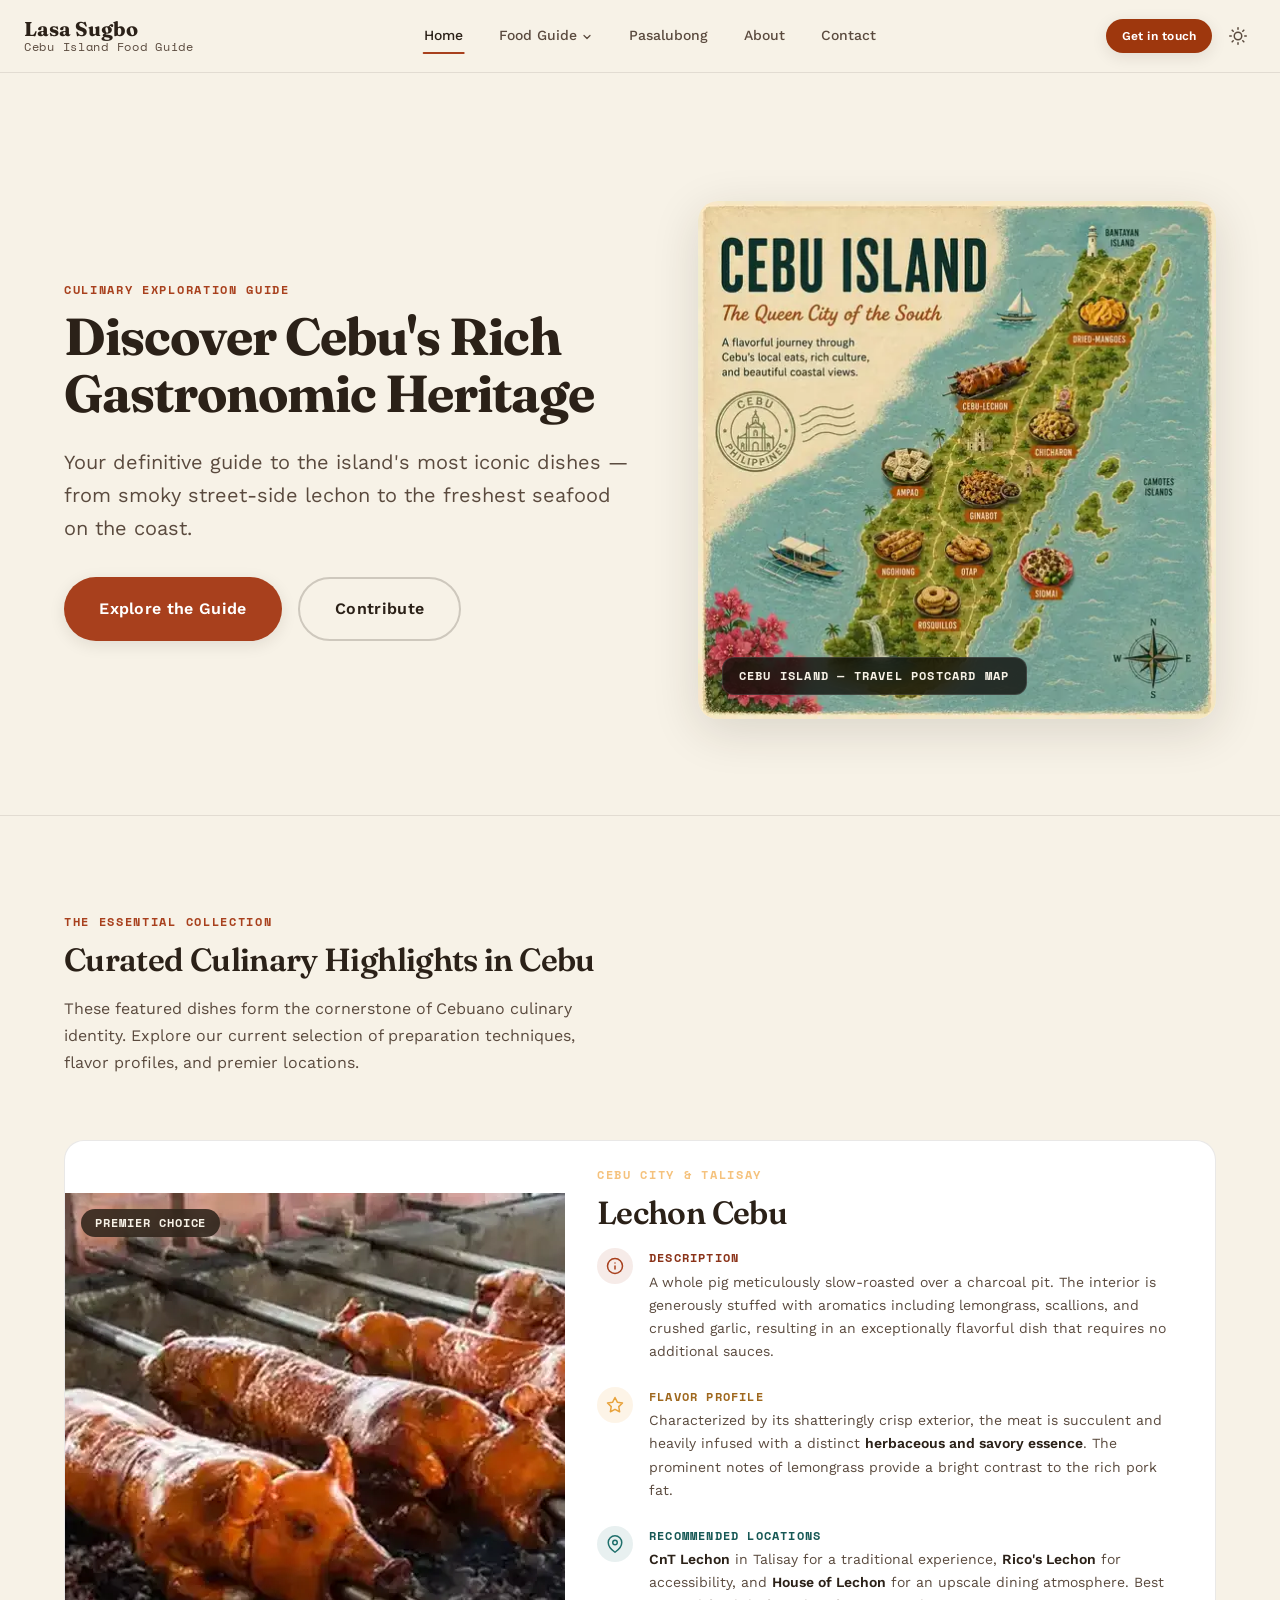
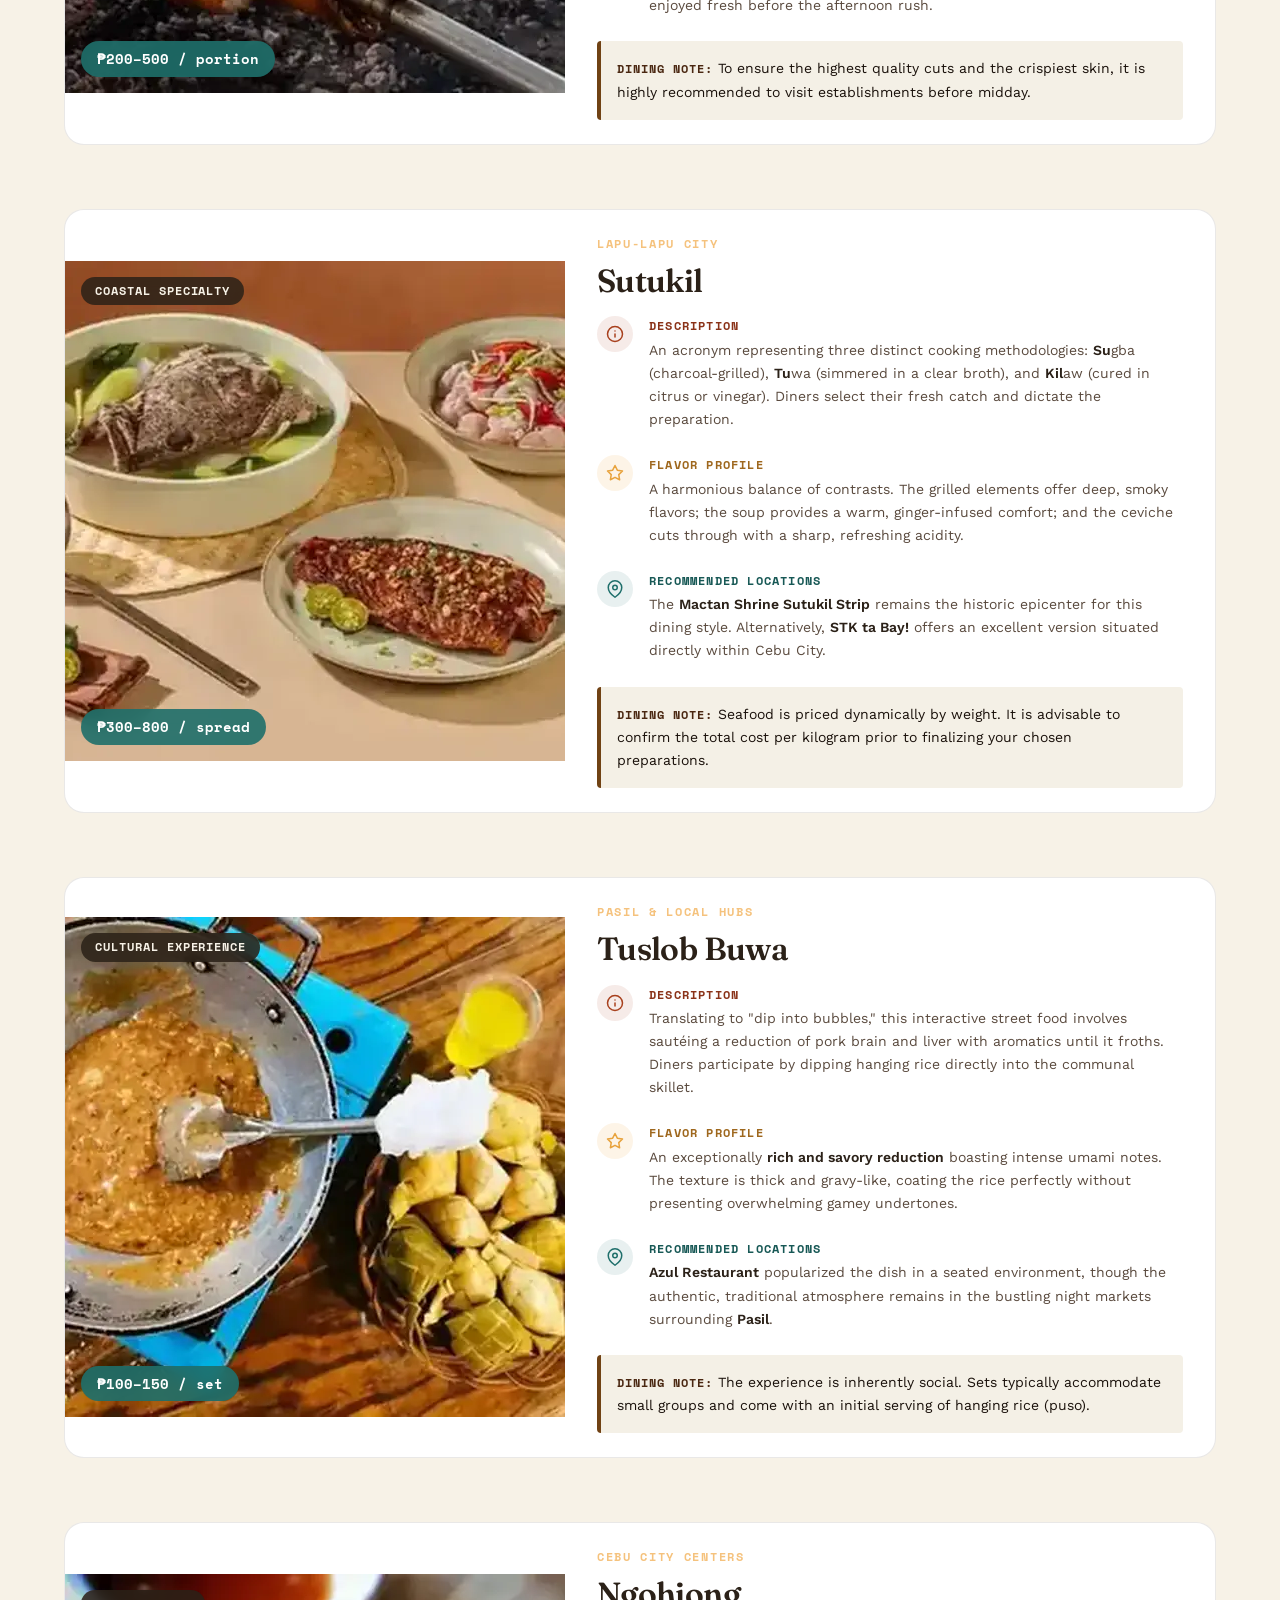
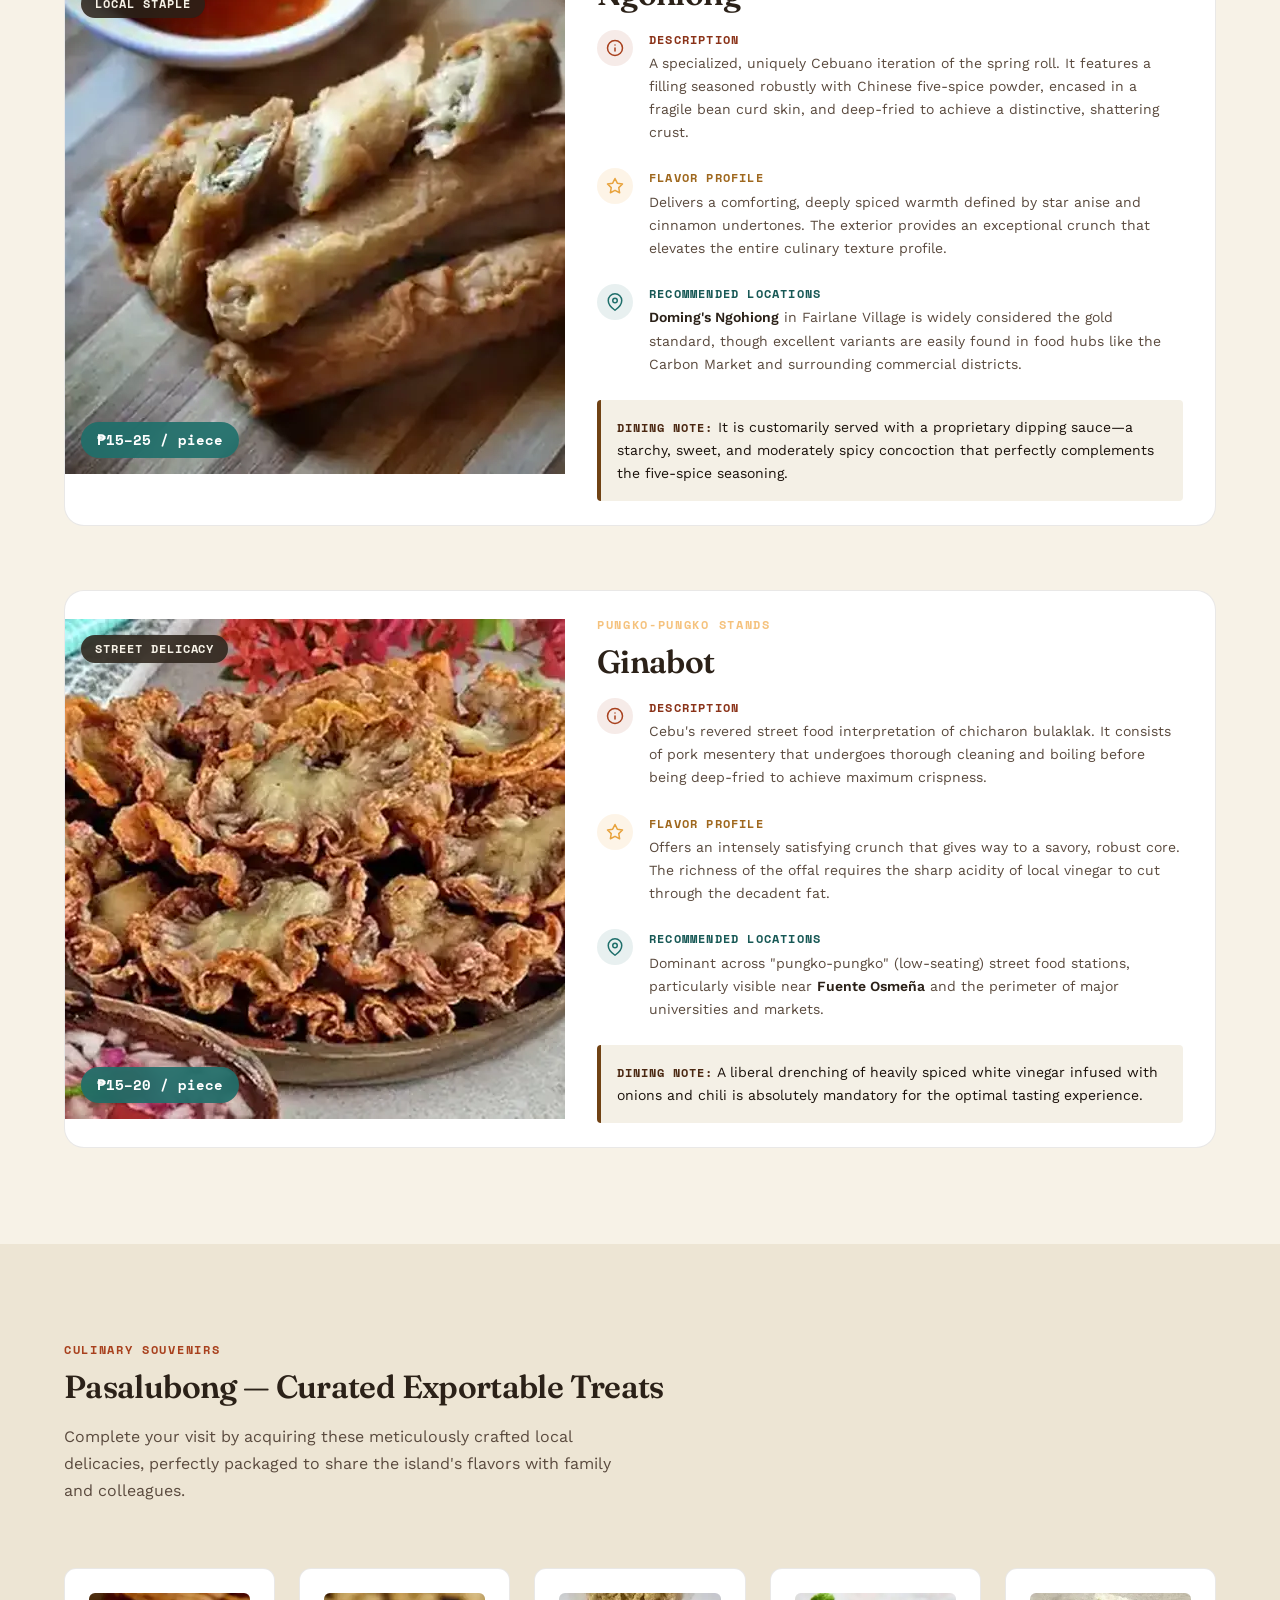
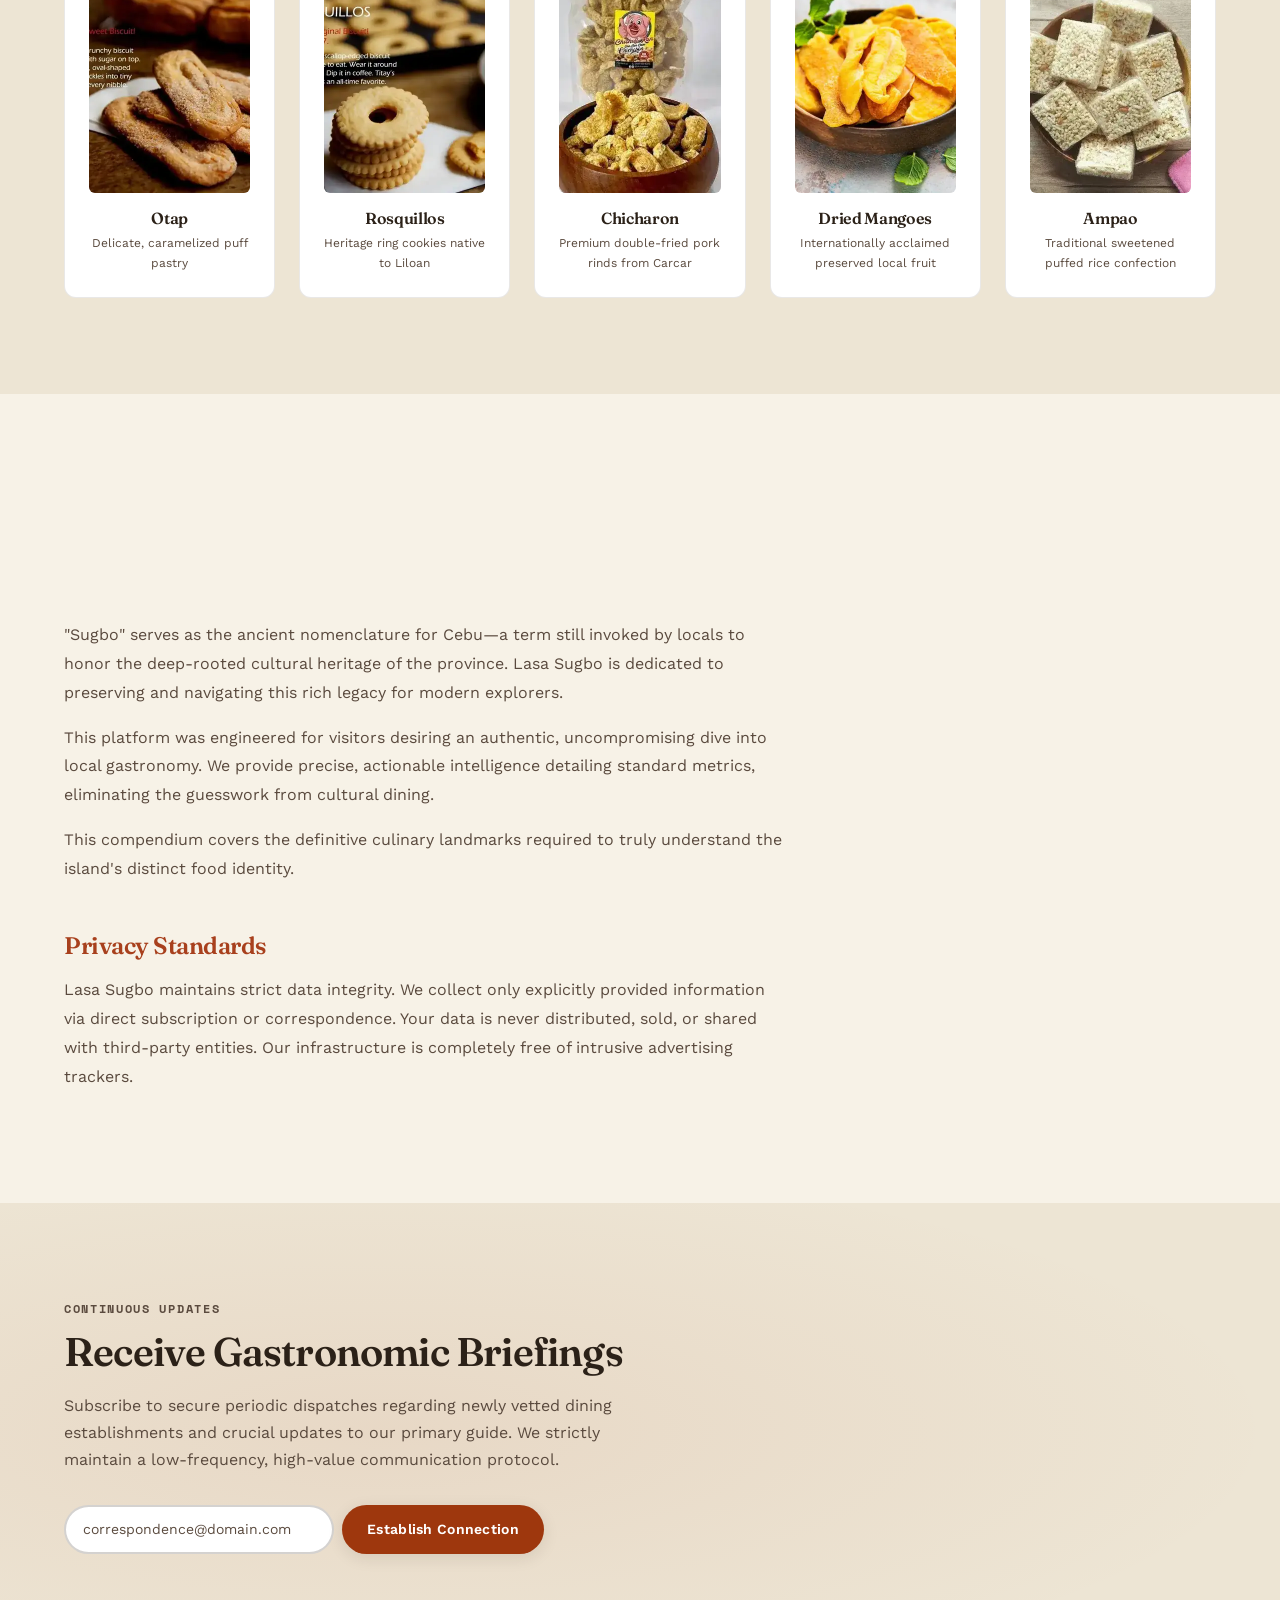
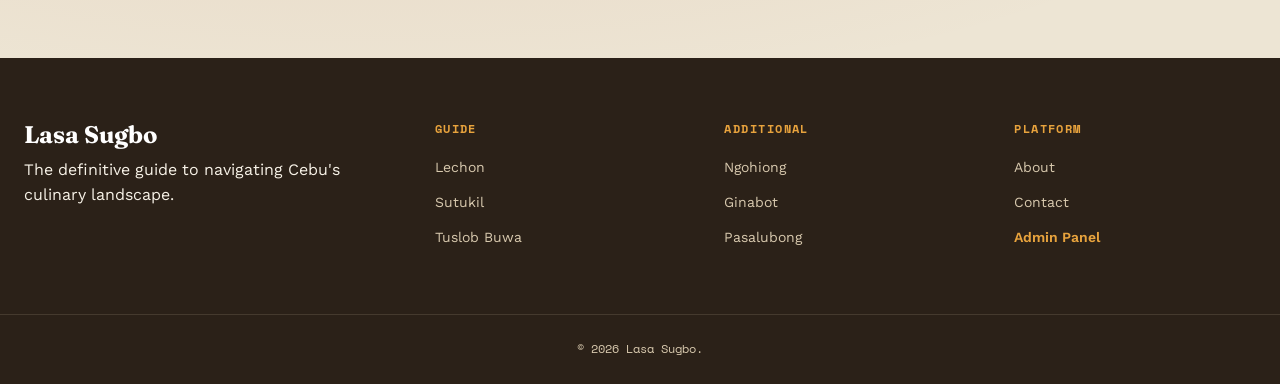
<file: index.html>
<!DOCTYPE html>
<html lang="en-PH">
<head>
<meta charset="UTF-8">
<meta name="viewport" content="width=device-width, initial-scale=1.0">
<title>Lasa Sugbo — Cebu Island Food Guide</title>
<meta name="description" content="Your sophisticated tourist guide to Cebu's most famous culinary offerings. Discover local delicacies, dining spots, and cultural food heritage.">
<meta name="robots" content="index, follow">
<link rel="canonical" href="https://www.lasasugbo.com/">
<meta name="theme-color" content="#2b2118">

<meta property="og:type" content="website">
<meta property="og:site_name" content="Lasa Sugbo">
<meta property="og:title" content="Lasa Sugbo — Cebu Island Food Guide">
<meta property="og:description" content="Discover the culinary heritage of Cebu. A comprehensive guide to the island's essential dishes.">
<meta property="og:url" content="https://www.lasasugbo.com/">
<meta property="og:image" content="https://www.lasasugbo.com/images/og-cover.webp">

<link rel="icon" href="favicon.png" type="image/png">
<link rel="apple-touch-icon" href="apple-touch-icon.png">
<link rel="preload" href="fonts/fraunces.woff2" as="font" type="font/woff2" crossorigin>
<link rel="preload" href="fonts/spacemono-regular.woff2" as="font" type="font/woff2" crossorigin>
<link rel="preload" href="fonts/spacemono-bold.woff2" as="font" type="font/woff2" crossorigin>
<link rel="preload" href="fonts/worksans.woff2" as="font" type="font/woff2" crossorigin>

<link rel="stylesheet" href="css/style.min.css">
<link rel="preload" href="images/hero-cebu-food-520.webp" as="image" imagesrcset="images/hero-cebu-food-520.webp 520w, images/hero-cebu-food-780.webp 780w, images/hero-cebu-food-1040.webp 1040w" imagesizes="(max-width: 991px) 90vw, 520px" type="image/webp">

<script type="application/ld+json">
{
  "@context": "https://schema.org",
  "@type": "WebSite",
  "name": "Lasa Sugbo",
  "url": "https://www.lasasugbo.com/",
  "description": "An essential tourist food guide highlighting Cebu's renowned local dishes."
}
</script>
<style>
  /* Fixes the newsletter module so it doesn't crowd against the top of the footer */
  .newsletter {
    padding-bottom: 6.5rem !important;
  }

  /* 
     ==========================================================================
     CRITICAL LIGHTHOUSE 100% ACCESSIBILITY CONTRAST OVERRIDES
     ==========================================================================
  */

  /* Fixes interactive button backgrounds flagged in the audit logs */
  header.site-header .nav-actions #contact-toggle,
  .newsletter-inner .newsletter-form .btn {
    background-color: #9e370d !important; /* Premium deep terracotta that passes WCAG AA contrast ratio parameters cleanly */
    color: #ffffff !important;
  }

  /* Fixes card location headers over dark brown backgrounds */
  .food-guide-body .eyebrow {
    color: #f5c27d !important; /* Warm light gold tint that hits optimal contrast readability scores */
    font-weight: 700 !important;
  }



  /* Fixes callout box text element structures */
  .food-tip {
    background-color: #f4f0e6 !important; /* Opaque container backdrop */
    color: #1a110b !important; /* Solid dark text contrast layer */
    border-left: 4px solid #704214 !important;
    padding: 1rem !important;
    border-radius: 4px !important;
  }
  
  .food-tip strong {
    color: #4a2711 !important;
  }
</style>
</head>
<body>
<a class="skip-link" href="#main">Skip to main content</a>

<header class="site-header">
  <nav class="navbar" aria-label="Primary">
    <!-- FIXED: Extended label matching interior text completely to address label-content-name-mismatch -->
    <a href="#hero" class="brand" aria-label="Lasa Sugbo — Cebu Island Food Guide">
      <span>Lasa Sugbo<small>Cebu Island Food Guide</small></span>
    </a>
    <ul class="nav-list">
      <li><a href="#hero" class="is-active">Home</a></li>
      <li class="nav-dropdown">
        <a href="#food-guide" aria-haspopup="true" style="display: inline-flex; align-items: center; gap: 0.25em;">
          Food Guide
          <svg width="12" height="12" viewBox="0 0 24 24" fill="none" stroke="currentColor" stroke-width="2.5" aria-hidden="true" style="margin-top: 2px;"><path d="M6 9l6 6 6-6" stroke-linecap="round" stroke-linejoin="round"/></svg>
        </a>
        <div class="nav-dropdown-panel">
          <a href="#lechon">Lechon Cebu <span>Signature roasted delicacy</span></a>
          <a href="#sutukil">Sutukil <span>Fresh seafood dining</span></a>
          <a href="#tuslob-buwa">Tuslob Buwa <span>Communal heritage stew</span></a>
          <a href="#ngohiong">Ngohiong <span>Spiced local spring roll</span></a>
          <a href="#ginabot">Ginabot <span>Crispy street food classic</span></a>
        </div>
      </li>
      <li><a href="#pasalubong">Pasalubong</a></li>
      <li><a href="#about">About</a></li>
      <li><a href="#contact" class="js-contact-trigger">Contact</a></li>
    </ul>
    <div class="nav-actions">
      <button id="contact-toggle" class="btn btn-primary btn-sm" aria-expanded="false" aria-controls="contact">Get in touch</button>
      <button class="nav-toggle" aria-expanded="false" aria-controls="mobile-panel" aria-label="Open menu">
        <svg viewBox="0 0 24 24" fill="none" stroke="currentColor" stroke-width="2" aria-hidden="true"><path d="M3 6h18M3 12h18M3 18h18" stroke-linecap="round"/></svg>
      </button>
    </div>
  </nav>
  <div class="mobile-panel" id="mobile-panel">
    <a href="#hero">Home</a>
    <button class="accordion-trigger" aria-expanded="false" aria-controls="mobile-sub-foods">
      Food Guide
      <svg width="16" height="16" viewBox="0 0 24 24" fill="none" stroke="currentColor" stroke-width="2" aria-hidden="true"><path d="M6 9l6 6 6-6"/></svg>
    </button>
    <div class="mobile-sub" id="mobile-sub-foods">
      <a href="#lechon">Lechon Cebu</a>
      <a href="#sutukil">Sutukil</a>
      <a href="#tuslob-buwa">Tuslob Buwa</a>
      <a href="#ngohiong">Ngohiong</a>
      <a href="#ginabot">Ginabot</a>
    </div>
    <a href="#pasalubong">Pasalubong</a>
    <a href="#about">About</a>
    <a href="#contact" class="js-contact-trigger">Contact</a>
  </div>
</header>

<main id="main">

  <section class="hero" id="hero">
    <div class="container">
      <div class="hero-grid">

        <!-- LEFT: Text content -->
        <div class="hero-content reveal-up">
          <p class="eyebrow">Culinary Exploration Guide</p>
          <h1>Discover Cebu's Rich Gastronomic Heritage</h1>
          <p class="lede">Your definitive guide to the island's most iconic dishes — from smoky street-side lechon to the freshest seafood on the coast.</p>
          <div class="hero-actions">
            <a href="#food-guide" class="btn btn-primary btn-lg">Explore the Guide</a>
            <a href="#contact" class="btn btn-secondary btn-lg">Contribute</a>
          </div>
        </div>

        <!-- RIGHT: Featured image -->
        <div class="hero-visual reveal-up">
          <img src="images/hero-cebu-food-520.webp" 
               srcset="images/hero-cebu-food-520.webp 520w, images/hero-cebu-food-780.webp 780w, images/hero-cebu-food-1040.webp 1040w"
               sizes="(max-width: 991px) 90vw, 520px"
               alt="An illustrated vintage travel postcard map of Cebu Island featuring local food icons like lechon and seafood" 
               width="520" 
               height="520" 
               fetchpriority="high">
          <span class="hero-visual-badge">Cebu Island &mdash; Travel Postcard Map</span>
        </div>

      </div>
    </div>
  </section>

  <section class="section" id="food-guide">
    <div class="container">
      <div class="section-header reveal-up">
        <p class="eyebrow">The Essential Collection</p>
        <h2>Curated Culinary Highlights in Cebu</h2>
        <p class="section-intro">These featured dishes form the cornerstone of Cebuano culinary identity. Explore our current selection of preparation techniques, flavor profiles, and premier locations.</p>
      </div>

      <div class="food-guide-list">
        <article class="food-guide-card reveal-up" id="lechon">
          <div class="food-guide-img">
            <img src="images/cebu-lechon.webp" width="500" height="500" alt="Cebu lechon roasted to perfection with golden crisp skin" fetchpriority="high">
            <span class="food-guide-badge">Premier Choice</span>
            <span class="food-guide-price">₱200–500 / portion</span>
          </div>
          <div class="food-guide-body">
            <p class="eyebrow">Cebu City &amp; Talisay</p>
            <h3>Lechon Cebu</h3>
            <div class="food-info">
              <div class="food-info-row">
                <div class="food-info-icon food-info-icon--what">
                  <svg xmlns="http://www.w3.org/2000/svg" width="20" height="20" viewBox="0 0 24 24" fill="none" stroke="currentColor" stroke-width="2" stroke-linecap="round" stroke-linejoin="round"><circle cx="12" cy="12" r="10"></circle><line x1="12" y1="16" x2="12" y2="12"></line><line x1="12" y1="8" x2="12.01" y2="8"></line></svg>
                </div>
                <div class="food-info-text">
                  <span class="food-info-label food-info-label--what">Description</span>
                  <p>A whole pig meticulously slow-roasted over a charcoal pit. The interior is generously stuffed with aromatics including lemongrass, scallions, and crushed garlic, resulting in an exceptionally flavorful dish that requires no additional sauces.</p>
                </div>
              </div>
              <div class="food-info-row">
                <div class="food-info-icon food-info-icon--taste">
                  <svg xmlns="http://www.w3.org/2000/svg" width="20" height="20" viewBox="0 0 24 24" fill="none" stroke="currentColor" stroke-width="2" stroke-linecap="round" stroke-linejoin="round"><polygon points="12 2 15.09 8.26 22 9.27 17 14.14 18.18 21.02 12 17.77 5.82 21.02 7 14.14 2 9.27 8.91 8.26 12 2"></polygon></svg>
                </div>
                <div class="food-info-text">
                  <span class="food-info-label food-info-label--taste">Flavor Profile</span>
                  <p>Characterized by its shatteringly crisp exterior, the meat is succulent and heavily infused with a distinct <strong>herbaceous and savory essence</strong>. The prominent notes of lemongrass provide a bright contrast to the rich pork fat.</p>
                </div>
              </div>
              <div class="food-info-row">
                <div class="food-info-icon food-info-icon--where">
                  <svg xmlns="http://www.w3.org/2000/svg" width="20" height="20" viewBox="0 0 24 24" fill="none" stroke="currentColor" stroke-width="2" stroke-linecap="round" stroke-linejoin="round"><path d="M21 10c0 7-9 13-9 13s-9-6-9-13a9 9 0 0 1 18 0z"></path><circle cx="12" cy="10" r="3"></circle></svg>
                </div>
                <div class="food-info-text">
                  <span class="food-info-label food-info-label--where">Recommended Locations</span>
                  <p><strong>CnT Lechon</strong> in Talisay for a traditional experience, <strong>Rico's Lechon</strong> for accessibility, and <strong>House of Lechon</strong> for an upscale dining atmosphere. Best enjoyed fresh before the afternoon rush.</p>
                </div>
              </div>
            </div>
            <div class="food-tip">
              <strong>Dining Note:</strong> To ensure the highest quality cuts and the crispiest skin, it is highly recommended to visit establishments before midday.
            </div>
          </div>
        </article>

        <article class="food-guide-card reveal-up" id="sutukil">
          <div class="food-guide-img">
            <img src="images/sutukil.webp" width="500" height="500" alt="A grand spread of grilled, stewed, and raw seafood" loading="lazy">
            <span class="food-guide-badge">Coastal Specialty</span>
            <span class="food-guide-price">₱300–800 / spread</span>
          </div>
          <div class="food-guide-body">
            <p class="eyebrow">Lapu-Lapu City</p>
            <h3>Sutukil</h3>
            <div class="food-info">
              <div class="food-info-row">
                <div class="food-info-icon food-info-icon--what">
                  <svg xmlns="http://www.w3.org/2000/svg" width="20" height="20" viewBox="0 0 24 24" fill="none" stroke="currentColor" stroke-width="2" stroke-linecap="round" stroke-linejoin="round"><circle cx="12" cy="12" r="10"></circle><line x1="12" y1="16" x2="12" y2="12"></line><line x1="12" y1="8" x2="12.01" y2="8"></line></svg>
                </div>
                <div class="food-info-text">
                  <span class="food-info-label food-info-label--what">Description</span>
                  <p>An acronym representing three distinct cooking methodologies: <strong>Su</strong>gba (charcoal-grilled), <strong>Tu</strong>wa (simmered in a clear broth), and <strong>Kil</strong>aw (cured in citrus or vinegar). Diners select their fresh catch and dictate the preparation.</p>
                </div>
              </div>
              <div class="food-info-row">
                <div class="food-info-icon food-info-icon--taste">
                  <svg xmlns="http://www.w3.org/2000/svg" width="20" height="20" viewBox="0 0 24 24" fill="none" stroke="currentColor" stroke-width="2" stroke-linecap="round" stroke-linejoin="round"><polygon points="12 2 15.09 8.26 22 9.27 17 14.14 18.18 21.02 12 17.77 5.82 21.02 7 14.14 2 9.27 8.91 8.26 12 2"></polygon></svg>
                </div>
                <div class="food-info-text">
                  <span class="food-info-label food-info-label--taste">Flavor Profile</span>
                  <p>A harmonious balance of contrasts. The grilled elements offer deep, smoky flavors; the soup provides a warm, ginger-infused comfort; and the ceviche cuts through with a sharp, refreshing acidity.</p>
                </div>
              </div>
              <div class="food-info-row">
                <div class="food-info-icon food-info-icon--where">
                  <svg xmlns="http://www.w3.org/2000/svg" width="20" height="20" viewBox="0 0 24 24" fill="none" stroke="currentColor" stroke-width="2" stroke-linecap="round" stroke-linejoin="round"><path d="M21 10c0 7-9 13-9 13s-9-6-9-13a9 9 0 0 1 18 0z"></path><circle cx="12" cy="10" r="3"></circle></svg>
                </div>
                <div class="food-info-text">
                  <span class="food-info-label food-info-label--where">Recommended Locations</span>
                  <p>The <strong>Mactan Shrine Sutukil Strip</strong> remains the historic epicenter for this dining style. Alternatively, <strong>STK ta Bay!</strong> offers an excellent version situated directly within Cebu City.</p>
                </div>
              </div>
            </div>
            <div class="food-tip">
              <strong>Dining Note:</strong> Seafood is priced dynamically by weight. It is advisable to confirm the total cost per kilogram prior to finalizing your chosen preparations.
            </div>
          </div>
        </article>

        <article class="food-guide-card reveal-up" id="tuslob-buwa">
          <div class="food-guide-img">
            <img src="images/tuslob-buwa.webp" width="500" height="500" alt="Tuslob buwa simmering in a communal pan" loading="lazy">
            <span class="food-guide-badge">Cultural Experience</span>
            <span class="food-guide-price">₱100–150 / set</span>
          </div>
          <div class="food-guide-body">
            <p class="eyebrow">Pasil &amp; Local Hubs</p>
            <h3>Tuslob Buwa</h3>
            <div class="food-info">
              <div class="food-info-row">
                <div class="food-info-icon food-info-icon--what">
                  <svg xmlns="http://www.w3.org/2000/svg" width="20" height="20" viewBox="0 0 24 24" fill="none" stroke="currentColor" stroke-width="2" stroke-linecap="round" stroke-linejoin="round"><circle cx="12" cy="12" r="10"></circle><line x1="12" y1="16" x2="12" y2="12"></line><line x1="12" y1="8" x2="12.01" y2="8"></line></svg>
                </div>
                <div class="food-info-text">
                  <span class="food-info-label food-info-label--what">Description</span>
                  <p>Translating to "dip into bubbles," this interactive street food involves sautéing a reduction of pork brain and liver with aromatics until it froths. Diners participate by dipping hanging rice directly into the communal skillet.</p>
                </div>
              </div>
              <div class="food-info-row">
                <div class="food-info-icon food-info-icon--taste">
                  <svg xmlns="http://www.w3.org/2000/svg" width="20" height="20" viewBox="0 0 24 24" fill="none" stroke="currentColor" stroke-width="2" stroke-linecap="round" stroke-linejoin="round"><polygon points="12 2 15.09 8.26 22 9.27 17 14.14 18.18 21.02 12 17.77 5.82 21.02 7 14.14 2 9.27 8.91 8.26 12 2"></polygon></svg>
                </div>
                <div class="food-info-text">
                  <span class="food-info-label food-info-label--taste">Flavor Profile</span>
                  <p>An exceptionally <strong>rich and savory reduction</strong> boasting intense umami notes. The texture is thick and gravy-like, coating the rice perfectly without presenting overwhelming gamey undertones.</p>
                </div>
              </div>
              <div class="food-info-row">
                <div class="food-info-icon food-info-icon--where">
                  <svg xmlns="http://www.w3.org/2000/svg" width="20" height="20" viewBox="0 0 24 24" fill="none" stroke="currentColor" stroke-width="2" stroke-linecap="round" stroke-linejoin="round"><path d="M21 10c0 7-9 13-9 13s-9-6-9-13a9 9 0 0 1 18 0z"></path><circle cx="12" cy="10" r="3"></circle></svg>
                </div>
                <div class="food-info-text">
                  <span class="food-info-label food-info-label--where">Recommended Locations</span>
                  <p><strong>Azul Restaurant</strong> popularized the dish in a seated environment, though the authentic, traditional atmosphere remains in the bustling night markets surrounding <strong>Pasil</strong>.</p>
                </div>
              </div>
            </div>
            <div class="food-tip">
              <strong>Dining Note:</strong> The experience is inherently social. Sets typically accommodate small groups and come with an initial serving of hanging rice (puso).
            </div>
          </div>
        </article>

        <article class="food-guide-card reveal-up" id="ngohiong">
          <div class="food-guide-img">
            <img src="images/ngohiong.webp" width="500" height="500" alt="Crispy golden-fried ngohiong slices" loading="lazy">
            <span class="food-guide-badge">Local Staple</span>
            <span class="food-guide-price">₱15–25 / piece</span>
          </div>
          <div class="food-guide-body">
            <p class="eyebrow">Cebu City Centers</p>
            <h3>Ngohiong</h3>
            <div class="food-info">
              <div class="food-info-row">
                <div class="food-info-icon food-info-icon--what">
                  <svg xmlns="http://www.w3.org/2000/svg" width="20" height="20" viewBox="0 0 24 24" fill="none" stroke="currentColor" stroke-width="2" stroke-linecap="round" stroke-linejoin="round"><circle cx="12" cy="12" r="10"></circle><line x1="12" y1="16" x2="12" y2="12"></line><line x1="12" y1="8" x2="12.01" y2="8"></line></svg>
                </div>
                <div class="food-info-text">
                  <span class="food-info-label food-info-label--what">Description</span>
                  <p>A specialized, uniquely Cebuano iteration of the spring roll. It features a filling seasoned robustly with Chinese five-spice powder, encased in a fragile bean curd skin, and deep-fried to achieve a distinctive, shattering crust.</p>
                </div>
              </div>
              <div class="food-info-row">
                <div class="food-info-icon food-info-icon--taste">
                  <svg xmlns="http://www.w3.org/2000/svg" width="20" height="20" viewBox="0 0 24 24" fill="none" stroke="currentColor" stroke-width="2" stroke-linecap="round" stroke-linejoin="round"><polygon points="12 2 15.09 8.26 22 9.27 17 14.14 18.18 21.02 12 17.77 5.82 21.02 7 14.14 2 9.27 8.91 8.26 12 2"></polygon></svg>
                </div>
                <div class="food-info-text">
                  <span class="food-info-label food-info-label--taste">Flavor Profile</span>
                  <p>Delivers a comforting, deeply spiced warmth defined by star anise and cinnamon undertones. The exterior provides an exceptional crunch that elevates the entire culinary texture profile.</p>
                </div>
              </div>
              <div class="food-info-row">
                <div class="food-info-icon food-info-icon--where">
                  <svg xmlns="http://www.w3.org/2000/svg" width="20" height="20" viewBox="0 0 24 24" fill="none" stroke="currentColor" stroke-width="2" stroke-linecap="round" stroke-linejoin="round"><path d="M21 10c0 7-9 13-9 13s-9-6-9-13a9 9 0 0 1 18 0z"></path><circle cx="12" cy="10" r="3"></circle></svg>
                </div>
                <div class="food-info-text">
                  <span class="food-info-label food-info-label--where">Recommended Locations</span>
                  <p><strong>Doming's Ngohiong</strong> in Fairlane Village is widely considered the gold standard, though excellent variants are easily found in food hubs like the Carbon Market and surrounding commercial districts.</p>
                </div>
              </div>
            </div>
            <div class="food-tip">
              <strong>Dining Note:</strong> It is customarily served with a proprietary dipping sauce—a starchy, sweet, and moderately spicy concoction that perfectly complements the five-spice seasoning.
            </div>
          </div>
        </article>

        <article class="food-guide-card reveal-up" id="ginabot">
          <div class="food-guide-img">
            <img src="images/ginabot.webp" width="500" height="500" alt="Deep-fried crispy pork mesentery" loading="lazy">
            <span class="food-guide-badge">Street Delicacy</span>
            <span class="food-guide-price">₱15–20 / piece</span>
          </div>
          <div class="food-guide-body">
            <p class="eyebrow">Pungko-Pungko Stands</p>
            <h3>Ginabot</h3>
            <div class="food-info">
              <div class="food-info-row">
                <div class="food-info-icon food-info-icon--what">
                  <svg xmlns="http://www.w3.org/2000/svg" width="20" height="20" viewBox="0 0 24 24" fill="none" stroke="currentColor" stroke-width="2" stroke-linecap="round" stroke-linejoin="round"><circle cx="12" cy="12" r="10"></circle><line x1="12" y1="16" x2="12" y2="12"></line><line x1="12" y1="8" x2="12.01" y2="8"></line></svg>
                </div>
                <div class="food-info-text">
                  <span class="food-info-label food-info-label--what">Description</span>
                  <p>Cebu's revered street food interpretation of chicharon bulaklak. It consists of pork mesentery that undergoes thorough cleaning and boiling before being deep-fried to achieve maximum crispness.</p>
                </div>
              </div>
              <div class="food-info-row">
                <div class="food-info-icon food-info-icon--taste">
                  <svg xmlns="http://www.w3.org/2000/svg" width="20" height="20" viewBox="0 0 24 24" fill="none" stroke="currentColor" stroke-width="2" stroke-linecap="round" stroke-linejoin="round"><polygon points="12 2 15.09 8.26 22 9.27 17 14.14 18.18 21.02 12 17.77 5.82 21.02 7 14.14 2 9.27 8.91 8.26 12 2"></polygon></svg>
                </div>
                <div class="food-info-text">
                  <span class="food-info-label food-info-label--taste">Flavor Profile</span>
                  <p>Offers an intensely satisfying crunch that gives way to a savory, robust core. The richness of the offal requires the sharp acidity of local vinegar to cut through the decadent fat.</p>
                </div>
              </div>
              <div class="food-info-row">
                <div class="food-info-icon food-info-icon--where">
                  <svg xmlns="http://www.w3.org/2000/svg" width="20" height="20" viewBox="0 0 24 24" fill="none" stroke="currentColor" stroke-width="2" stroke-linecap="round" stroke-linejoin="round"><path d="M21 10c0 7-9 13-9 13s-9-6-9-13a9 9 0 0 1 18 0z"></path><circle cx="12" cy="10" r="3"></circle></svg>
                </div>
                <div class="food-info-text">
                  <span class="food-info-label food-info-label--where">Recommended Locations</span>
                  <p>Dominant across "pungko-pungko" (low-seating) street food stations, particularly visible near <strong>Fuente Osmeña</strong> and the perimeter of major universities and markets.</p>
                </div>
              </div>
            </div>
            <div class="food-tip">
              <strong>Dining Note:</strong> A liberal drenching of heavily spiced white vinegar infused with onions and chili is absolutely mandatory for the optimal tasting experience.
            </div>
          </div>
        </article>
      </div>
    </div>
  </section>

  <section class="section section--alt" id="pasalubong">
    <div class="container">
      <div class="section-header reveal-up">
        <p class="eyebrow">Culinary Souvenirs</p>
        <h2>Pasalubong — Curated Exportable Treats</h2>
        <p class="section-intro">Complete your visit by acquiring these meticulously crafted local delicacies, perfectly packaged to share the island's flavors with family and colleagues.</p>
      </div>

      <div class="pasalubong-grid reveal-up">
        <article class="pasalubong-card" id="otap">
          <img src="images/otap.webp" width="400" height="400" alt="Flaky, oval-shaped Otap pastry" loading="lazy">
          <h3>Otap</h3>
          <p>Delicate, caramelized puff pastry</p>
        </article>
        <article class="pasalubong-card" id="rosquillos">
          <img src="images/rosquillos.webp" width="400" height="400" alt="Traditional ring-shaped Rosquillos cookies" loading="lazy">
          <h3>Rosquillos</h3>
          <p>Heritage ring cookies native to Liloan</p>
        </article>
        <article class="pasalubong-card" id="chicharon">
          <img src="images/chicharon.webp" width="400" height="400" alt="Crispy Carcar chicharon pork rinds" loading="lazy">
          <h3>Chicharon</h3>
          <p>Premium double-fried pork rinds from Carcar</p>
        </article>
        <article class="pasalubong-card" id="dried-mangoes">
          <img src="images/dried-mangoes.webp" width="400" height="400" alt="Preserved sweet Philippine dried mangoes" loading="lazy">
          <h3>Dried Mangoes</h3>
          <p>Internationally acclaimed preserved local fruit</p>
        </article>
        <article class="pasalubong-card" id="ampao">
          <img src="images/ampao.webp" width="400" height="400" alt="Sweetened puffed rice Ampao squares" loading="lazy">
          <h3>Ampao</h3>
          <p>Traditional sweetened puffed rice confection</p>
        </article>
      </div>
    </div>
  </section>

  <section class="section" id="about">
    <div class="container">
      <div class="section-header reveal-up">
        <p class="eyebrow">Our Mission</p>
        <h2>An Authoritative Guide to Cebuano Dining</h2>
      </div>
      <div class="about-grid reveal-up">
        <div class="about-content">
          <p>"Sugbo" serves as the ancient nomenclature for Cebu—a term still invoked by locals to honor the deep-rooted cultural heritage of the province. Lasa Sugbo is dedicated to preserving and navigating this rich legacy for modern explorers.</p>
          <p>This platform was engineered for visitors desiring an authentic, uncompromising dive into local gastronomy. We provide precise, actionable intelligence detailing standard metrics, eliminating the guesswork from cultural dining.</p>
          <p>This compendium covers the definitive culinary landmarks required to truly understand the island's distinct food identity.</p>

          <h3 id="privacy">Privacy Standards</h3>
          <p>Lasa Sugbo maintains strict data integrity. We collect only explicitly provided information via direct subscription or correspondence. Your data is never distributed, sold, or shared with third-party entities. Our infrastructure is completely free of intrusive advertising trackers.</p>
        </div>
      </div>
    </div>
  </section>

  <section class="section section--alt collapse-portal" id="contact">
    <div class="container">
      <div class="contact-grid">
        <div class="contact-info">
          <p class="eyebrow">Correspondence</p>
          <h2>Contribute to the Guide</h2>
          <p class="section-intro">
            Possess insights on an exceptional culinary venue or wish to provide operational feedback? Utilize the portal to transmit your recommendations directly to our vetting team.
          </p>
          
          <div class="submission-notes">
            <h3>Submission Guidelines</h3>
            <ul>
              <li><strong>Verification:</strong> Include specific business names, primary street addresses, or recognizable landmarks.</li>
              <li><strong>Vetting Cycle:</strong> All establishments undergo random, unannounced evaluations before curation.</li>
              <li><strong>Anonymity:</strong> Personal email credentials are kept strictly confidential under our privacy standards.</li>
            </ul>
          </div>
        </div>

        <div class="form-embed-container">
          <iframe
            id="contact-iframe"
            data-src="https://docs.google.com/forms/d/e/1FAIpQLScX7v1UDEsZ3yWtFyJgG8t9mh6jBM8oqSH0y6SnE-USJiyY3Q/viewform?embedded=true&hl=en"
            width="100%"
            height="950"
            marginheight="0"
            marginwidth="0"
            title="Lasa Sugbo Contact Intake Form"
            loading="lazy"
          >Loading integration portal…</iframe>
        </div>
      </div>
    </div>
  </section>

  <section class="newsletter" id="newsletter">
    <div class="container">
      <div class="newsletter-inner reveal-up">
        <p class="eyebrow">Continuous Updates</p>
        <h2>Receive Gastronomic Briefings</h2>
        <p>Subscribe to secure periodic dispatches regarding newly vetted dining establishments and crucial updates to our primary guide. We strictly maintain a low-frequency, high-value communication protocol.</p>
        <form class="newsletter-form" data-form="newsletter">
          <input type="email" placeholder="correspondence@domain.com" required aria-label="Email address for subscription">
          <button type="submit" class="btn btn-primary">Establish Connection</button>
        </form>
        <div class="form-success">
          <strong>Registration Confirmed.</strong> Awaiting next dispatch cycle.
        </div>
      </div>
    </div>
  </section>

</main>

<footer class="site-footer">
  <div class="footer-top">
    <div class="footer-brand">
      <a href="#hero" class="brand" aria-label="Lasa Sugbo home">
        <span>Lasa Sugbo</span>
      </a>
      <p style="color: #f7f2e7; margin-top: var(--space-sm); line-height: 1.6;">The definitive guide to navigating Cebu's culinary landscape.</p>
    </div>
    <nav class="footer-col" aria-label="Essential Guide">
      <h3>Guide</h3>
      <ul>
        <li><a href="#lechon">Lechon</a></li>
        <li><a href="#sutukil">Sutukil</a></li>
        <li><a href="#tuslob-buwa">Tuslob Buwa</a></li>
      </ul>
    </nav>
    <nav class="footer-col" aria-label="Additional Discoveries">
      <h3>Additional</h3>
      <ul>
        <li><a href="#ngohiong">Ngohiong</a></li>
        <li><a href="#ginabot">Ginabot</a></li>
        <li><a href="#pasalubong">Pasalubong</a></li>
      </ul>
    </nav>
    <nav class="footer-col" aria-label="Platform Information">
      <h3>Platform</h3>
      <ul>
        <li><a href="#about">About</a></li>
        <li><a href="#contact">Contact</a></li>
        <li><a href="admin.html" style="font-weight: 600; color: var(--color-gold);">Admin Panel</a></li>
      </ul>
    </nav>
  </div>
  <div class="footer-bottom">
    <p style="color: #d8c9ae !important;">&copy; <span id="year">2026</span> Lasa Sugbo.</p>
  </div>
</footer>

<script>
document.addEventListener('DOMContentLoaded', () => {
  const toggleBtn = document.getElementById('contact-toggle');
  const contactSection = document.getElementById('contact');
  const linkTriggers = document.querySelectorAll('.js-contact-trigger');
  const iframe = document.getElementById('contact-iframe');

  function togglePortal(e) {
    if (e) e.preventDefault();
    
    const isOpen = contactSection.classList.contains('is-open');
    
    if (isOpen) {
      contactSection.classList.remove('is-open');
      toggleBtn.setAttribute('aria-expanded', 'false');
      toggleBtn.textContent = 'Get in touch';
    } else {
      contactSection.classList.add('is-open');
      toggleBtn.setAttribute('aria-expanded', 'true');
      toggleBtn.textContent = 'Close section';
      
      if (iframe && !iframe.src) {
        iframe.src = iframe.dataset.src;
      }
      
      setTimeout(() => {
        contactSection.scrollIntoView({ behavior: 'smooth', block: 'start' });
      }, 350);
    }
  }

  toggleBtn.addEventListener('click', togglePortal);
  linkTriggers.forEach(trigger => trigger.addEventListener('click', togglePortal));
});
</script>
<script>
  if ('serviceWorker' in navigator) {
    window.addEventListener('load', () => {
      navigator.serviceWorker.register('sw.js').then(registration => {
        console.log('ServiceWorker registration successful');
      }).catch(err => {
        console.log('ServiceWorker registration failed: ', err);
      });
    });
  }
</script>
<script src="js/script.js" defer></script>
</body>
</html>
</file>
<file: css/style.min.css>
@font-face{font-family:'Fraunces';font-style:normal;font-weight:500 700;font-display:optional;src:url('../fonts/fraunces.woff2') format('woff2')}@font-face{font-family:'Space Mono';font-style:normal;font-weight:400;font-display:optional;src:url('../fonts/spacemono-regular.woff2') format('woff2')}@font-face{font-family:'Space Mono';font-style:normal;font-weight:700;font-display:optional;src:url('../fonts/spacemono-bold.woff2') format('woff2')}@font-face{font-family:'Work Sans';font-style:normal;font-weight:400 700;font-display:optional;src:url('../fonts/worksans.woff2') format('woff2')}:root{--color-charcoal:#2b2118;--color-charcoal-soft:#5a4a3e;--color-mahogany:#a8401d;--color-mahogany-dark:#8a3218;--color-mahogany-light:#c75a30;--color-gold:#e8a33d;--color-gold-light:#f2c36e;--color-teal:#1f6f6b;--color-teal-dark:#175855;--color-teal-light:#2a9490;--color-cream:#f7f2e7;--color-cream-dark:#ede5d4;--color-bamboo:#d8c9ae;--color-white:#ffffff;--color-black:#111;--color-success:#2e7d32;--bg-primary:var(--color-cream);--bg-secondary:var(--color-cream-dark);--bg-card:var(--color-white);--bg-footer:var(--color-charcoal);--text-primary:var(--color-charcoal);--text-secondary:var(--color-charcoal-soft);--accent:var(--color-mahogany);--accent-hover:var(--color-mahogany-dark);--accent-secondary:var(--color-teal);--accent-gold:var(--color-gold);--label-what:var(--color-mahogany-dark);--label-taste:#9e671d;--label-where:var(--color-teal-dark);--border-color:rgba(43,33,24,0.1);--border-color-strong:rgba(43,33,24,0.2);--font-display:'Fraunces','Georgia',serif;--font-body:'Work Sans','Segoe UI',sans-serif;--font-mono:'Space Mono','Courier New',monospace;--fs-xs:0.75rem;--fs-sm:0.875rem;--fs-base:1rem;--fs-md:1.125rem;--fs-lg:1.25rem;--fs-xl:1.5rem;--fs-2xl:2rem;--fs-3xl:2.5rem;--fs-4xl:3.25rem;--space-xs:0.25rem;--space-sm:0.5rem;--space-md:1rem;--space-lg:1.5rem;--space-xl:2rem;--space-2xl:3rem;--space-3xl:4rem;--space-4xl:6rem;--radius-sm:6px;--radius-md:12px;--radius-lg:20px;--radius-xl:28px;--radius-full:9999px;--shadow-sm:0 1px 3px rgba(43,33,24,0.08);--shadow-md:0 4px 16px rgba(43,33,24,0.10);--shadow-lg:0 8px 32px rgba(43,33,24,0.12);--shadow-xl:0 12px 48px rgba(43,33,24,0.14);--ease:cubic-bezier(0.4,0,0.2,1);--duration:0.3s;--header-height:72px;--container-max:1200px;--container-wide:1400px;}[data-theme="dark"]{--bg-primary:#1a1410;--bg-secondary:#231c15;--bg-card:#2a2118;--bg-footer:#0f0c09;--text-primary:#f0e8dc;--text-secondary:#b8a998;--accent:#d4663a;--accent-hover:#e07848;--accent-secondary:#2fa8a2;--accent-gold:#f0b44e;--label-what:#d4663a;--label-taste:#f0b44e;--label-where:#2fa8a2;--border-color:rgba(240,232,220,0.08);--border-color-strong:rgba(240,232,220,0.15);--shadow-sm:0 1px 3px rgba(0,0,0,0.25);--shadow-md:0 4px 16px rgba(0,0,0,0.30);--shadow-lg:0 8px 32px rgba(0,0,0,0.35);--shadow-xl:0 12px 48px rgba(0,0,0,0.40);}*,*::before,*::after{box-sizing:border-box;margin:0;padding:0;}html{scroll-behavior:smooth;}body{font-family:var(--font-body);font-size:var(--fs-base);line-height:1.7;color:var(--text-primary);background:var(--bg-primary);-webkit-font-smoothing:antialiased;overflow-x:hidden;}img{display:block;max-width:100%;height:auto;}a{color:var(--accent);text-decoration:none;transition:color var(--duration) var(--ease);}a:hover{color:var(--accent-hover);}a:focus-visible,button:focus-visible,input:focus-visible{outline:2px solid var(--accent);outline-offset:2px;}ul,ol{list-style:none;}button{cursor:pointer;border:none;background:none;font:inherit;color:inherit;}input,textarea,select{font:inherit;}h1,h2,h3,h4{font-family:var(--font-display);line-height:1.2;color:var(--text-primary);letter-spacing:-0.02em;}h1{font-size:clamp(var(--fs-2xl),5vw,var(--fs-4xl));font-weight:700;}h2{font-size:clamp(var(--fs-xl),3.5vw,var(--fs-3xl));font-weight:600;}h3{font-size:clamp(var(--fs-lg),2.5vw,var(--fs-xl));font-weight:600;}h4{font-size:var(--fs-md);font-weight:600;}.eyebrow{font-family:var(--font-mono);font-size:var(--fs-xs);font-weight:700;text-transform:uppercase;letter-spacing:0.14em;color:var(--accent);}.lede{font-size:clamp(var(--fs-md),2vw,var(--fs-lg));line-height:1.65;color:var(--text-secondary);max-width:60ch;}.container{width:100%;max-width:var(--container-max);margin:0 auto;padding:0 var(--space-lg);}.section{padding:var(--space-4xl) 0;}.section--alt{background:var(--bg-secondary);}.skip-link{position:absolute;top:-100%;left:var(--space-md);background:var(--accent);color:var(--color-white);padding:var(--space-sm) var(--space-md);border-radius:var(--radius-sm);font-weight:600;z-index:9999;}.skip-link:focus{top:var(--space-md);color:var(--color-white);}.btn{display:inline-flex;align-items:center;gap:var(--space-sm);padding:0.8em 1.8em;border-radius:var(--radius-full);font-weight:600;font-size:var(--fs-sm);letter-spacing:0.02em;transition:all var(--duration) var(--ease);white-space:nowrap;}.btn-primary{background:var(--accent);color:var(--color-white);box-shadow:var(--shadow-md);}.btn-primary:hover{background:var(--accent-hover);color:var(--color-white);box-shadow:var(--shadow-lg);transform:translateY(-2px);}.btn-secondary{background:transparent;color:var(--text-primary);border:2px solid var(--border-color-strong);}.btn-secondary:hover{border-color:var(--accent);color:var(--accent);transform:translateY(-2px);}.btn-sm{padding:0.55em 1.3em;font-size:var(--fs-xs);}.btn-lg{padding:1em 2.2em;font-size:var(--fs-base);}.site-header{position:sticky;top:0;z-index:1000;background:var(--bg-primary);border-bottom:1px solid var(--border-color);backdrop-filter:blur(12px);transition:box-shadow var(--duration) var(--ease);}.navbar{display:flex;align-items:center;justify-content:space-between;max-width:var(--container-wide);margin:0 auto;padding:0 var(--space-lg);height:var(--header-height);}.brand{display:flex;align-items:center;gap:var(--space-sm);color:var(--text-primary);font-family:var(--font-display);font-weight:700;font-size:var(--fs-lg);line-height:1.1;}.brand:hover{color:var(--accent);}.brand small{display:block;font-family:var(--font-mono);font-size:var(--fs-xs);font-weight:400;color:var(--text-secondary);letter-spacing:0.06em;}.nav-list{display:flex;align-items:center;gap:var(--space-xs);}.nav-list a{display:block;padding:var(--space-sm) var(--space-md);font-size:var(--fs-sm);font-weight:500;color:var(--text-secondary);border-radius:var(--radius-sm);transition:all var(--duration) var(--ease);position:relative;}.nav-list a::after{content:'';position:absolute;bottom:2px;left:50%;width:0;height:2px;background:var(--accent);border-radius:1px;transition:all var(--duration) var(--ease);transform:translateX(-50%);}.nav-list a:hover,.nav-list a.is-active{color:var(--text-primary);}.nav-list a:hover::after,.nav-list a.is-active::after{width:60%;}.nav-dropdown{position:relative;}.nav-dropdown-panel{position:absolute;top:100%;left:50%;transform:translateX(-50%) translateY(8px);background:var(--bg-card);border:1px solid var(--border-color);border-radius:var(--radius-md);box-shadow:var(--shadow-xl);padding:var(--space-sm);min-width:280px;opacity:0;visibility:hidden;transition:all var(--duration) var(--ease);pointer-events:none;}.nav-dropdown:hover .nav-dropdown-panel,.nav-dropdown:focus-within .nav-dropdown-panel{opacity:1;visibility:visible;transform:translateX(-50%) translateY(0);pointer-events:auto;}.nav-dropdown-panel a{display:block;padding:var(--space-sm) var(--space-md);border-radius:var(--radius-sm);color:var(--text-primary);font-weight:500;font-size:var(--fs-sm);transition:background var(--duration) var(--ease);}.nav-dropdown-panel a span{display:block;font-size:var(--fs-xs);color:var(--text-secondary);font-weight:400;margin-top:2px;}.nav-dropdown-panel a:hover{background:var(--bg-secondary);}.nav-dropdown-panel a::after{display:none;}.nav-actions{display:flex;align-items:center;gap:var(--space-sm);}.nav-toggle{display:none;width:40px;height:40px;align-items:center;justify-content:center;border-radius:var(--radius-sm);transition:background var(--duration) var(--ease);}.nav-toggle svg{width:22px;height:22px;}.nav-toggle:hover{background:var(--bg-secondary);}.theme-toggle{display:flex;align-items:center;justify-content:center;width:36px;height:36px;border-radius:var(--radius-full);transition:all var(--duration) var(--ease);color:var(--text-secondary);}.theme-toggle:hover{background:var(--bg-secondary);color:var(--accent-gold);}.theme-toggle svg{width:18px;height:18px;}[data-theme="light"] .moon-icon,[data-theme="dark"] .sun-icon{display:none;}[data-theme="light"] .sun-icon,[data-theme="dark"] .moon-icon{display:block;}.mobile-panel{display:none;flex-direction:column;background:var(--bg-primary);border-top:1px solid var(--border-color);padding:var(--space-md) var(--space-lg);position:absolute;top:var(--header-height);left:0;right:0;box-shadow:var(--shadow-lg);}.mobile-panel.is-open{display:flex;}.mobile-panel a,.mobile-panel .accordion-trigger{display:flex;align-items:center;justify-content:space-between;padding:var(--space-md) var(--space-sm);font-size:var(--fs-base);color:var(--text-primary);border-bottom:1px solid var(--border-color);}.mobile-panel a:hover{color:var(--accent);}.accordion-trigger svg{transition:transform var(--duration) var(--ease);}.accordion-trigger[aria-expanded="true"] svg{transform:rotate(180deg);}.mobile-sub{display:none;flex-direction:column;padding-left:var(--space-md);}.mobile-sub.is-open{display:flex;}.mobile-sub a{font-size:var(--fs-sm);padding:var(--space-sm);color:var(--text-secondary);}.hero{position:relative;padding:calc(var(--space-4xl) + 2rem) 0 var(--space-4xl);overflow:hidden;border-bottom:1px solid var(--border-color);}.hero-grid{display:grid;grid-template-columns:1.1fr 1fr;gap:var(--space-3xl);align-items:center;max-width:var(--container-max);margin:0 auto;}.hero-content{max-width:640px;text-align:left;}.hero-content h1{margin-top:var(--space-sm);margin-bottom:var(--space-lg);line-height:1.1;}.hero-content .lede{margin-bottom:0;}.hero-actions{display:flex;gap:var(--space-md);flex-wrap:wrap;justify-content:flex-start;margin-top:var(--space-xl);}.hero-visual{position:relative;border-radius:var(--radius-lg);overflow:hidden;box-shadow:var(--shadow-xl);aspect-ratio:1 / 1;max-width:520px;justify-self:end;}.hero-visual img{width:100%;height:100%;object-fit:cover;display:block;transition:transform 0.8s var(--ease);}.hero-visual:hover img{transform:scale(1.04);}.hero-visual-badge{position:absolute;bottom:var(--space-lg);left:var(--space-lg);background:rgba(10,7,4,0.75);backdrop-filter:blur(10px);border:1px solid rgba(255,255,255,0.12);color:var(--color-cream);padding:var(--space-sm) var(--space-md);border-radius:var(--radius-md);font-family:var(--font-mono);font-size:var(--fs-xs);font-weight:700;text-transform:uppercase;letter-spacing:0.1em;}.hero-meta{display:flex;justify-content:flex-end;}.meta-card{background:var(--bg-secondary);border:1px solid var(--border-color-strong);border-radius:var(--radius-md);padding:var(--space-xl);max-width:340px;text-align:left;}.meta-label{font-family:var(--font-mono);font-size:var(--fs-xs);color:var(--accent);text-transform:uppercase;letter-spacing:0.1em;font-weight:700;}.meta-divider{width:40px;height:2px;background:var(--accent-gold);margin:var(--space-sm) 0 var(--space-md);}.meta-title{font-family:var(--font-display);font-size:var(--fs-md);color:var(--text-primary);font-weight:600;margin-bottom:var(--space-xs);line-height:1.2;}.meta-card p{font-size:var(--fs-sm);color:var(--text-secondary);line-height:1.6;}.section-header{text-align:left;margin-bottom:var(--space-3xl);}.section-header .eyebrow{margin-bottom:var(--space-sm);}.section-header h2{font-size:clamp(var(--fs-xl),3vw,var(--fs-2xl));margin-bottom:var(--space-md);}.section-header .section-intro{color:var(--text-secondary);line-height:1.7;max-width:56ch;}.food-guide-list{display:flex;flex-direction:column;gap:var(--space-3xl);align-items:center;}.food-guide-card{display:grid;grid-template-columns:500px 1fr;align-items:center;background:var(--bg-card);border-radius:var(--radius-lg);overflow:hidden;border:1px solid var(--border-color);transition:all var(--duration) var(--ease);scroll-margin-top:calc(var(--header-height) + var(--space-xl));max-width:var(--container-max);width:100%;}.food-guide-card:hover{box-shadow:var(--shadow-lg);border-color:var(--border-color-strong);}.food-guide-img{position:relative;width:500px !important;height:500px !important;flex-shrink:0;overflow:hidden;background:#1a110b;display:flex;align-items:center;justify-content:center;}.food-guide-img img{width:500px !important;height:500px !important;object-fit:cover;transition:transform 0.6s var(--ease);}.food-guide-card:hover .food-guide-img img{transform:scale(1.04);}.food-guide-badge{position:absolute;top:var(--space-md);left:var(--space-md);background:rgba(43,33,24,0.85);backdrop-filter:blur(8px);color:var(--color-cream);padding:4px 14px;border-radius:var(--radius-full);font-family:var(--font-mono);font-size:var(--fs-xs);font-weight:700;text-transform:uppercase;letter-spacing:0.08em;}.food-guide-price{position:absolute;bottom:var(--space-md);left:var(--space-md);background:rgba(31,111,107,0.9);backdrop-filter:blur(8px);color:var(--color-white);padding:6px 16px;border-radius:var(--radius-full);font-family:var(--font-mono);font-size:var(--fs-sm);font-weight:700;}.food-guide-body{padding:var(--space-lg) var(--space-xl);display:flex;flex-direction:column;justify-content:center;}.food-guide-body .eyebrow{margin-bottom:var(--space-sm);}.food-guide-body h3{font-size:var(--fs-2xl);margin-bottom:var(--space-md);}.food-info{display:flex;flex-direction:column;gap:var(--space-lg);margin-bottom:var(--space-lg);}.food-info-row{display:flex;gap:var(--space-md);align-items:flex-start;}.food-info-icon{width:36px;height:36px;border-radius:var(--radius-full);display:flex;align-items:center;justify-content:center;flex-shrink:0;color:var(--accent);}.food-info-icon svg{width:18px;height:18px;}.food-info-icon--what{background:rgba(168,64,29,0.1);color:var(--accent);}.food-info-icon--taste{background:rgba(232,163,61,0.12);color:var(--accent-gold);}.food-info-icon--where{background:rgba(31,111,107,0.1);color:var(--accent-secondary);}.food-info-text{flex:1;}.food-info-label{display:block;font-family:var(--font-mono);font-size:var(--fs-xs);font-weight:700;text-transform:uppercase;letter-spacing:0.1em;margin-bottom:2px;}.food-info-label--what{color:var(--label-what);}.food-info-label--taste{color:var(--label-taste);}.food-info-label--where{color:var(--label-where);}.food-info-label--tip{color:var(--color-mahogany-light);}.food-info-text p{font-size:var(--fs-sm);color:var(--text-secondary);line-height:1.65;}.food-info-text p strong{color:var(--text-primary);font-weight:600;}.food-tip{padding:var(--space-md) var(--space-lg);background:rgba(232,163,61,0.06);border-left:3px solid var(--accent-gold);border-radius:0 var(--radius-sm) var(--radius-sm) 0;font-size:var(--fs-sm);color:var(--text-secondary);line-height:1.65;}.food-tip strong{color:var(--accent-gold);font-family:var(--font-mono);font-size:var(--fs-xs);text-transform:uppercase;letter-spacing:0.08em;}.pasalubong-grid{display:grid;grid-template-columns:repeat(auto-fill,minmax(180px,1fr));gap:var(--space-lg);}.pasalubong-card{background:var(--bg-card);border-radius:var(--radius-md);padding:var(--space-lg);text-align:center;border:1px solid var(--border-color);transition:all var(--duration) var(--ease);display:flex;flex-direction:column;align-items:center;}.pasalubong-card:hover{transform:translateY(-4px);box-shadow:var(--shadow-lg);border-color:var(--accent-gold);}.pasalubong-card img{width:200px !important;height:200px !important;object-fit:cover;border-radius:var(--radius-sm);margin-bottom:var(--space-md);display:block;}.pasalubong-card h3{font-size:var(--fs-base);margin-bottom:var(--space-xs);}.pasalubong-card p{font-size:var(--fs-xs);color:var(--text-secondary);}.about-grid{display:grid;grid-template-columns:1fr;max-width:var(--container-max);text-align:left;}.about-content p{color:var(--text-secondary);line-height:1.8;margin-bottom:var(--space-md);max-width:72ch;}.about-content h3{margin-top:var(--space-2xl);margin-bottom:var(--space-md);color:var(--accent);}.contact-grid{display:grid;grid-template-columns:1fr 1.1fr;gap:var(--space-3xl);align-items:start;}.contact-info{max-width:480px;}.contact-info h2{margin-top:var(--space-sm);margin-bottom:var(--space-md);}.submission-notes{margin-top:var(--space-2xl);padding-top:var(--space-xl);border-top:1px solid var(--border-color-strong);}.submission-notes h3{font-size:var(--fs-md);margin-bottom:var(--space-md);color:var(--accent);}.submission-notes ul{display:flex;flex-direction:column;gap:var(--space-md);}.submission-notes li{font-size:var(--fs-sm);color:var(--text-secondary);line-height:1.6;}.form-embed-container{width:100%;background:var(--color-white);border-radius:var(--radius-lg);box-shadow:var(--shadow-xl);border:1px solid var(--border-color);overflow:hidden;position:relative;}[data-theme="dark"] .form-embed-container{border-color:var(--border-color-strong);box-shadow:0 12px 48px rgba(0,0,0,0.5);}.form-embed-container iframe{display:block;width:100%;background:#ffffff;border:0;}.collapse-portal{max-height:0;padding-top:0 !important;padding-bottom:0 !important;overflow:hidden;opacity:0;visibility:hidden;border-top:0 solid transparent;transition:max-height 0.55s cubic-bezier(0.4,0,0.2,1),opacity 0.4s ease,padding 0.55s ease,visibility 0.55s;}.collapse-portal.is-open{max-height:1400px;padding-top:var(--space-4xl) !important;padding-bottom:var(--space-4xl) !important;opacity:1;visibility:visible;border-top:1px solid var(--border-color);}.newsletter{background:radial-gradient(ellipse 70% 60% at 30% 50%,rgba(168,64,29,0.08),transparent),var(--bg-secondary);padding:var(--space-4xl) 0;}.newsletter-inner{max-width:600px;text-align:left;}.newsletter-inner .eyebrow{margin-bottom:var(--space-sm);}.newsletter-inner h2{margin-bottom:var(--space-md);}.newsletter-inner p{color:var(--text-secondary);margin-bottom:var(--space-xl);}.newsletter-form{display:flex;gap:var(--space-sm);max-width:480px;}.newsletter-form input[type="email"]{flex:1;padding:0.75em 1.2em;border:2px solid var(--border-color-strong);border-radius:var(--radius-full);background:var(--bg-card);color:var(--text-primary);font-size:var(--fs-sm);transition:border-color var(--duration) var(--ease);}.newsletter-form input[type="email"]::placeholder{color:var(--text-secondary);}.newsletter-form input[type="email"]:focus{border-color:var(--accent);}.form-success{display:none;margin-top:var(--space-md);padding:var(--space-md);background:rgba(46,125,50,0.1);border-radius:var(--radius-sm);color:var(--color-success);font-weight:500;}.form-success.is-visible{display:block;}.page-hero{padding:var(--space-3xl) 0 var(--space-2xl);background:radial-gradient(ellipse 50% 50% at 80% 30%,rgba(168,64,29,0.05),transparent),var(--bg-primary);}.page-hero-grid{display:grid;grid-template-columns:1fr 1fr;gap:var(--space-3xl);align-items:center;}.page-hero h1{margin-top:var(--space-sm);margin-bottom:var(--space-md);}.page-hero-figure img{border-radius:var(--radius-lg);box-shadow:var(--shadow-lg);width:100%;aspect-ratio:14 / 11;object-fit:cover;}.breadcrumb{font-family:var(--font-mono);font-size:var(--fs-xs);color:var(--text-secondary);margin-bottom:var(--space-lg);display:flex;align-items:center;gap:var(--space-sm);}.breadcrumb a{color:var(--text-secondary);}.breadcrumb a:hover{color:var(--accent);}.prose h2{margin-top:var(--space-2xl);margin-bottom:var(--space-md);}.prose h2:first-child{margin-top:0;}.prose p{color:var(--text-secondary);margin-bottom:var(--space-md);max-width:72ch;line-height:1.8;}.error-page{text-align:center;padding:var(--space-4xl) var(--space-lg);min-height:60vh;display:flex;flex-direction:column;align-items:center;justify-content:center;}.site-footer{background:#2b2118;color:#d8c9ae;}.footer-top{display:grid;grid-template-columns:1.5fr 1fr 1fr 1fr;gap:var(--space-2xl);max-width:var(--container-wide);margin:0 auto;padding:var(--space-3xl) var(--space-lg);align-items:start;text-align:left;}.footer-brand-col,.footer-brand{display:flex;flex-direction:column;justify-content:flex-start;}.footer-brand-col .brand,.footer-brand .brand{color:#ffffff !important;font-family:var(--font-display);font-size:var(--fs-xl);font-weight:700;text-decoration:none;}.footer-col h3{font-family:var(--font-mono);font-size:var(--fs-xs);font-weight:700;text-transform:uppercase;letter-spacing:0.12em;color:#e8a33d;margin-bottom:var(--space-md);}.footer-col ul{display:flex;flex-direction:column;gap:var(--space-sm);padding:0;margin:0;}.footer-col a{font-size:var(--fs-sm);color:#d8c9ae;transition:color var(--duration) var(--ease);text-decoration:none;}.footer-col a:hover{color:#f7f2e7;}.footer-bottom{border-top:1px solid rgba(216,201,174,0.15);text-align:center;padding:var(--space-lg);font-size:var(--fs-xs);color:#d8c9ae;font-family:var(--font-mono);}.reveal-up{opacity:0;transform:translateY(30px);transition:opacity 0.7s var(--ease),transform 0.7s var(--ease);}.reveal-up.is-revealed{opacity:1;transform:translateY(0);}@media (max-width:1024px){.hero-grid{grid-template-columns:1fr;gap:var(--space-xl);}.hero-content{max-width:none;}.hero-meta{justify-content:flex-start;margin-top:var(--space-md);}.food-guide-card{display:flex;flex-direction:column;align-items:center;}.food-guide-img{width:500px !important;max-width:100% !important;height:500px !important;}.food-guide-img img{width:100% !important;height:500px !important;}.about-grid{grid-template-columns:1fr;gap:var(--space-xl);}.page-hero-grid{grid-template-columns:1fr;gap:var(--space-xl);}.contact-grid{grid-template-columns:1fr;gap:var(--space-xl);}.contact-info{max-width:none;}.footer-top{grid-template-columns:1fr 1fr;gap:var(--space-xl);}}@media (max-width:768px){:root{--space-4xl:3.5rem;--space-3xl:2.5rem;}.nav-list{display:none;}.nav-actions .btn{display:none;}.nav-toggle{display:flex;}.food-guide-body{padding:var(--space-lg);}.pasalubong-grid{grid-template-columns:repeat(2,1fr);}.newsletter-form{flex-direction:column;}.footer-top{grid-template-columns:1fr;gap:var(--space-xl);}.form-embed-container{border-radius:var(--radius-md);}.form-embed-container iframe{height:1020px;}}@media (max-width:480px){.container{padding:0 var(--space-md);}.pasalubong-grid{grid-template-columns:1fr 1fr;gap:var(--space-md);}.footer-top{grid-template-columns:1fr;gap:var(--space-lg);}}@media (prefers-reduced-motion:reduce){*,*::before,*::after{animation-duration:0.01ms !important;animation-iteration-count:1 !important;transition-duration:0.01ms !important;}html{scroll-behavior:auto;}.reveal-up{opacity:1;transform:none;}.collapse-portal{transition:none !important;}}
</file>
